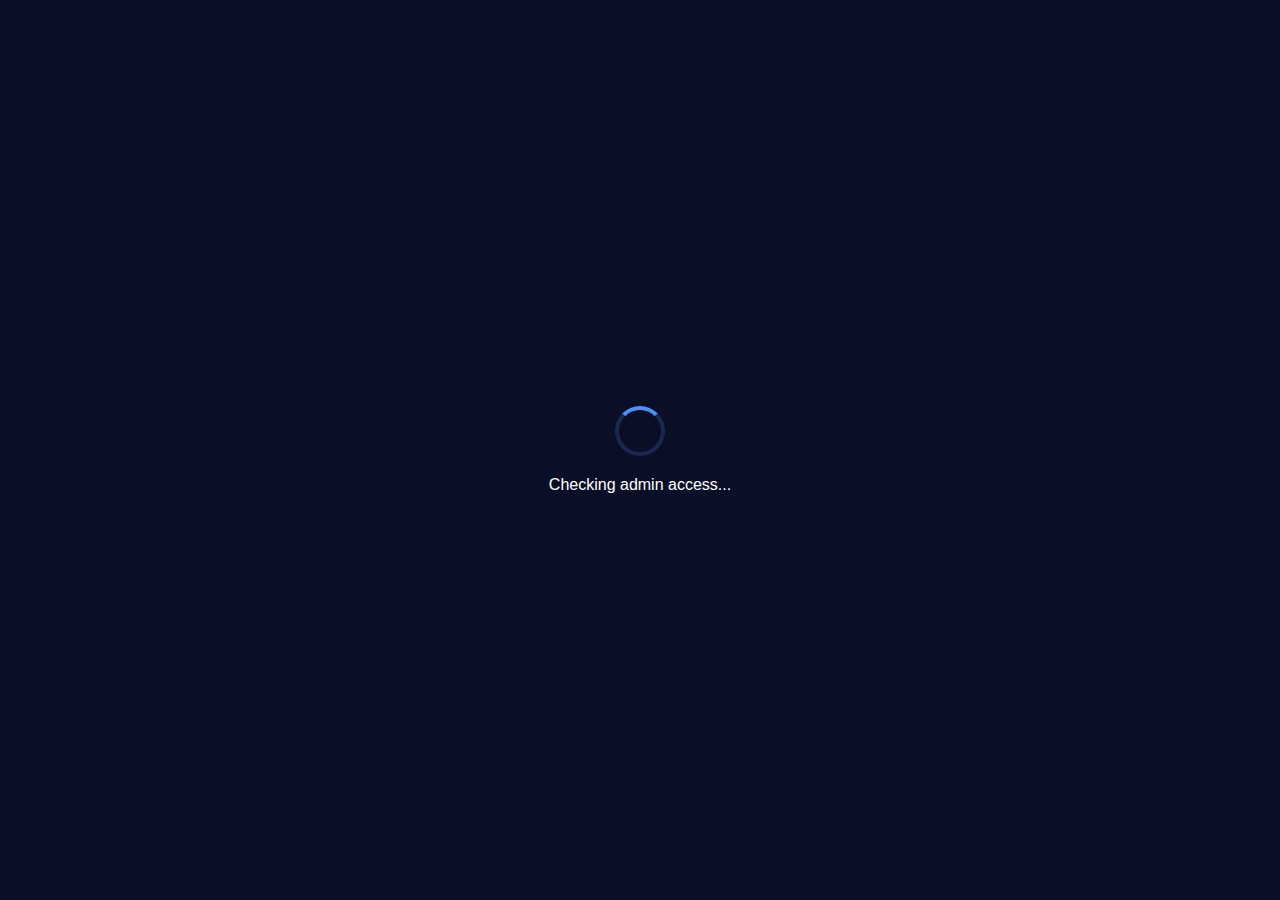
<file: admin.html>
<!DOCTYPE html>
<html lang="en">
<head>
    <meta charset="UTF-8">
    <meta name="viewport" content="width=device-width, initial-scale=1.0">
    <title>Admin Panel - DreamFM</title>
    
    <style>
        * {
            margin: 0;
            padding: 0;
            box-sizing: border-box;
        }

        :root {
            --primary: #4f8ff7;
            --dark: #0a0e27;
            --card: #1a2140;
            --border: rgba(79, 143, 247, 0.2);
            --success: #10b981;
            --danger: #ef4444;
            --warning: #f59e0b;
        }

        body {
            font-family: -apple-system, BlinkMacSystemFont, 'Segoe UI', Roboto, sans-serif;
            background: var(--dark);
            color: white;
        }

        .admin-container {
            display: flex;
            min-height: 100vh;
        }

        /* Sidebar */
        .sidebar {
            width: 250px;
            background: var(--card);
            border-right: 1px solid var(--border);
            padding: 20px;
        }

        .logo {
            font-size: 1.5rem;
            font-weight: 700;
            margin-bottom: 30px;
            color: var(--primary);
        }

        .nav-item {
            padding: 12px 15px;
            margin-bottom: 8px;
            border-radius: 8px;
            cursor: pointer;
            transition: all 0.3s;
            display: flex;
            align-items: center;
            gap: 10px;
        }

        .nav-item:hover, .nav-item.active {
            background: rgba(79, 143, 247, 0.2);
        }

        /* Main Content */
        .main-content {
            flex: 1;
            padding: 30px;
            overflow-y: auto;
        }

        .page {
            display: none;
        }

        .page.active {
            display: block;
        }

        .header {
            display: flex;
            justify-content: space-between;
            align-items: center;
            margin-bottom: 30px;
        }

        .header h1 {
            font-size: 2rem;
        }

        .btn {
            padding: 10px 20px;
            border: none;
            border-radius: 8px;
            cursor: pointer;
            font-weight: 600;
            transition: all 0.3s;
        }

        .btn-primary {
            background: var(--primary);
            color: white;
        }

        .btn-success {
            background: var(--success);
            color: white;
        }

        .btn-danger {
            background: var(--danger);
            color: white;
        }

        .btn:hover {
            opacity: 0.9;
            transform: translateY(-2px);
        }

        /* Cards */
        .stats-grid {
            display: grid;
            grid-template-columns: repeat(auto-fit, minmax(200px, 1fr));
            gap: 20px;
            margin-bottom: 30px;
        }

        .stat-card {
            background: var(--card);
            padding: 20px;
            border-radius: 12px;
            border: 1px solid var(--border);
        }

        .stat-value {
            font-size: 2.5rem;
            font-weight: 700;
            color: var(--primary);
        }

        .stat-label {
            color: rgba(255, 255, 255, 0.6);
            margin-top: 5px;
        }

        /* Forms */
        .form-container {
            background: var(--card);
            padding: 30px;
            border-radius: 12px;
            border: 1px solid var(--border);
            max-width: 800px;
        }

        .form-group {
            margin-bottom: 20px;
        }

        .form-group label {
            display: block;
            margin-bottom: 8px;
            color: rgba(255, 255, 255, 0.8);
            font-weight: 500;
        }

        .form-group input,
        .form-group textarea,
        .form-group select {
            width: 100%;
            padding: 12px;
            background: rgba(255, 255, 255, 0.05);
            border: 1px solid var(--border);
            border-radius: 8px;
            color: white;
            font-size: 1rem;
        }

        .form-group textarea {
            min-height: 100px;
            resize: vertical;
        }

        .form-group input:focus,
        .form-group textarea:focus,
        .form-group select:focus {
            outline: none;
            border-color: var(--primary);
        }

        /* File Upload */
        .upload-area {
            border: 2px dashed var(--border);
            border-radius: 12px;
            padding: 40px;
            text-align: center;
            cursor: pointer;
            transition: all 0.3s;
        }

        .upload-area:hover {
            border-color: var(--primary);
            background: rgba(79, 143, 247, 0.05);
        }

        .upload-area.dragover {
            border-color: var(--primary);
            background: rgba(79, 143, 247, 0.1);
        }

        /* Table */
        .table-container {
            background: var(--card);
            border-radius: 12px;
            border: 1px solid var(--border);
            overflow: hidden;
        }

        table {
            width: 100%;
            border-collapse: collapse;
        }

        th, td {
            padding: 15px;
            text-align: left;
            border-bottom: 1px solid var(--border);
        }

        th {
            background: rgba(79, 143, 247, 0.1);
            font-weight: 600;
        }

        tr:hover {
            background: rgba(255, 255, 255, 0.02);
        }

        /* Progress */
        .progress-bar {
            width: 100%;
            height: 8px;
            background: rgba(255, 255, 255, 0.1);
            border-radius: 4px;
            overflow: hidden;
            margin-top: 10px;
        }

        .progress-fill {
            height: 100%;
            background: var(--primary);
            width: 0%;
            transition: width 0.3s;
        }

        /* Alert */
        .alert {
            padding: 15px 20px;
            border-radius: 8px;
            margin-bottom: 20px;
        }

        .alert-success {
            background: rgba(16, 185, 129, 0.2);
            border: 1px solid var(--success);
            color: var(--success);
        }

        .alert-error {
            background: rgba(239, 68, 68, 0.2);
            border: 1px solid var(--danger);
            color: var(--danger);
        }

        /* Loading */
        .loading {
            display: none;
            text-align: center;
            padding: 40px;
        }

        .spinner {
            width: 50px;
            height: 50px;
            border: 4px solid rgba(79, 143, 247, 0.2);
            border-top-color: var(--primary);
            border-radius: 50%;
            animation: spin 1s linear infinite;
            margin: 0 auto 20px;
        }

        @keyframes spin {
            to { transform: rotate(360deg); }
        }

        /* Mobile */
        @media (max-width: 768px) {
            .admin-container {
                flex-direction: column;
            }

            .sidebar {
                width: 100%;
                border-right: none;
                border-bottom: 1px solid var(--border);
            }

            .stats-grid {
                grid-template-columns: 1fr;
            }
        }
    </style>
</head>
<body>
    <!-- Auth Check -->
    <div id="authCheck" style="position: fixed; top: 0; left: 0; width: 100%; height: 100%; background: #0a0e27; display: flex; align-items: center; justify-content: center; z-index: 9999;">
        <div style="text-align: center;">
            <div class="spinner"></div>
            <p>Checking admin access...</p>
        </div>
    </div>

    <!-- Admin Panel -->
    <div class="admin-container" style="display: none;" id="adminPanel">
        <!-- Sidebar -->
        <div class="sidebar">
            <div class="logo">🎧 DreamFM Admin</div>
            
            <div class="nav-item active" onclick="showPage('dashboard')">
                📊 Dashboard
            </div>
            <div class="nav-item" onclick="showPage('books')">
                📚 Audiobooks
            </div>
            <div class="nav-item" onclick="showPage('upload')">
                ⬆️ Upload New Book
            </div>
            <div class="nav-item" onclick="showPage('chapters')">
                📑 Manage Chapters
            </div>
            <div class="nav-item" onclick="showPage('users')">
                👥 Users
            </div>
            <div class="nav-item" onclick="showPage('analytics')">
                📈 Analytics
            </div>
            <div class="nav-item" onclick="logout()">
                🚪 Logout
            </div>
        </div>

        <!-- Main Content -->
        <div class="main-content">
            <!-- Dashboard Page -->
            <div class="page active" id="dashboard">
                <div class="header">
                    <h1>Dashboard</h1>
                    <span id="adminEmail"></span>
                </div>

                <div class="stats-grid">
                    <div class="stat-card">
                        <div class="stat-value" id="totalBooks">0</div>
                        <div class="stat-label">Total Audiobooks</div>
                    </div>
                    <div class="stat-card">
                        <div class="stat-value" id="totalChapters">0</div>
                        <div class="stat-label">Total Chapters</div>
                    </div>
                    <div class="stat-card">
                        <div class="stat-value" id="totalUsers">0</div>
                        <div class="stat-label">Registered Users</div>
                    </div>
                    <div class="stat-card">
                        <div class="stat-value" id="storageUsed">0 MB</div>
                        <div class="stat-label">Storage Used</div>
                    </div>
                </div>

                <div class="table-container">
                    <h2 style="padding: 20px; border-bottom: 1px solid var(--border);">Recent Activity</h2>
                    <div id="recentActivity" style="padding: 20px;">
                        Loading...
                    </div>
                </div>
            </div>

            <!-- Audiobooks Page -->
            <div class="page" id="books">
                <div class="header">
                    <h1>Audiobooks</h1>
                    <button class="btn btn-primary" onclick="showPage('upload')">+ Add New Book</button>
                </div>

                <div class="table-container">
                    <table>
                        <thead>
                            <tr>
                                <th>Cover</th>
                                <th>Title</th>
                                <th>Author</th>
                                <th>Chapters</th>
                                <th>Status</th>
                                <th>Actions</th>
                            </tr>
                        </thead>
                        <tbody id="booksTable">
                            <tr><td colspan="6" style="text-align: center;">Loading...</td></tr>
                        </tbody>
                    </table>
                </div>
            </div>

            <!-- Upload New Book Page -->
            <div class="page" id="upload">
                <div class="header">
                    <h1>Upload New Audiobook</h1>
                </div>

                <div id="uploadAlert"></div>

                <div class="form-container">
                    <form id="uploadForm">
                        <div class="form-group">
                            <label>Book Title *</label>
                            <input type="text" id="bookTitle" required>
                        </div>

                        <div class="form-group">
                            <label>Author *</label>
                            <input type="text" id="bookAuthor" required>
                        </div>

                        <div class="form-group">
                            <label>Narrator</label>
                            <input type="text" id="bookNarrator">
                        </div>

                        <div class="form-group">
                            <label>Description</label>
                            <textarea id="bookDescription"></textarea>
                        </div>

                        <div class="form-group">
                            <label>Category *</label>
                            <select id="bookCategory" required>
                                <option value="">Select Category</option>
                                <option value="Fiction">Fiction</option>
                                <option value="Romance">Romance</option>
                                <option value="Thriller">Thriller</option>
                                <option value="Horror">Horror</option>
                                <option value="Mystery">Mystery</option>
                                <option value="Business">Business</option>
                                <option value="Self-Help">Self-Help</option>
                            </select>
                        </div>

                        <div class="form-group">
                            <label>Language *</label>
                            <select id="bookLanguage" required>
                                <option value="Hindi">Hindi</option>
                                <option value="English">English</option>
                            </select>
                        </div>

                        <div class="form-group">
                            <label>Audio Slug (URL-friendly name) *</label>
                            <input type="text" id="bookSlug" placeholder="my-robot-gf" required>
                            <small style="color: rgba(255,255,255,0.5);">Lowercase, hyphens only (e.g., my-robot-gf)</small>
                        </div>

                        <div class="form-group">
                            <label>Total Chapters *</label>
                            <input type="number" id="bookChapters" min="1" required>
                        </div>

                        <div class="form-group">
                            <label>Duration (e.g., 3h 45m)</label>
                            <input type="text" id="bookDuration" placeholder="3h 45m">
                        </div>

                        <div class="form-group">
                            <label>Cover Image</label>
                            <div class="upload-area" id="coverUploadArea">
                                <p>📸 Click or drag cover image here</p>
                                <input type="file" id="coverImageInput" accept="image/*" style="display: none;">
                            </div>
                            <div id="coverPreview" style="margin-top: 10px;"></div>
                        </div>

                        <div class="form-group">
                            <label>Audio Files (MP3)</label>
                            <div class="upload-area" id="audioUploadArea">
                                <p>🎵 Click or drag audio files here</p>
                                <p style="font-size: 0.9rem; color: rgba(255,255,255,0.5); margin-top: 10px;">
                                    Name files: chapter-1.mp3, chapter-2.mp3, etc.
                                </p>
                                <input type="file" id="audioFilesInput" accept="audio/*" multiple style="display: none;">
                            </div>
                            <div id="audioFilesList" style="margin-top: 15px;"></div>
                        </div>

                        <div id="uploadProgress" style="display: none;">
                            <p id="uploadStatus">Uploading...</p>
                            <div class="progress-bar">
                                <div class="progress-fill" id="progressFill"></div>
                            </div>
                        </div>

                        <button type="submit" class="btn btn-success" style="width: 100%; margin-top: 20px;">
                            📤 Upload Audiobook
                        </button>
                    </form>
                </div>
            </div>

            <!-- Chapters Management Page -->
            <div class="page" id="chapters">
                <div class="header">
                    <h1>Manage Chapters</h1>
                </div>

                <div class="form-group" style="max-width: 400px; margin-bottom: 20px;">
                    <label>Select Book</label>
                    <select id="chapterBookSelect" onchange="loadChapters(this.value)">
                        <option value="">Choose a book...</option>
                    </select>
                </div>

                <div id="chaptersContent">
                    <p style="text-align: center; color: rgba(255,255,255,0.5);">Select a book to view chapters</p>
                </div>
            </div>

            <!-- Users Page -->
            <div class="page" id="users">
                <div class="header">
                    <h1>Registered Users</h1>
                </div>

                <div class="table-container">
                    <table>
                        <thead>
                            <tr>
                                <th>Email</th>
                                <th>Name</th>
                                <th>Joined</th>
                                <th>Status</th>
                                <th>Actions</th>
                            </tr>
                        </thead>
                        <tbody id="usersTable">
                            <tr><td colspan="5" style="text-align: center;">Loading...</td></tr>
                        </tbody>
                    </table>
                </div>
            </div>

            <!-- Analytics Page -->
            <div class="page" id="analytics">
                <div class="header">
                    <h1>Analytics</h1>
                </div>

                <div class="stats-grid">
                    <div class="stat-card">
                        <div class="stat-value" id="todayUsers">0</div>
                        <div class="stat-label">Today's Users</div>
                    </div>
                    <div class="stat-card">
                        <div class="stat-value" id="totalPlays">0</div>
                        <div class="stat-label">Total Plays</div>
                    </div>
                    <div class="stat-card">
                        <div class="stat-value" id="avgListenTime">0h</div>
                        <div class="stat-label">Avg Listen Time</div>
                    </div>
                    <div class="stat-card">
                        <div class="stat-value" id="popularBook">-</div>
                        <div class="stat-label">Most Popular</div>
                    </div>
                </div>

                <div class="table-container">
                    <h2 style="padding: 20px; border-bottom: 1px solid var(--border);">Top Books</h2>
                    <div id="topBooks" style="padding: 20px;">
                        Loading analytics...
                    </div>
                </div>
            </div>
        </div>
    </div>

    <!-- Firebase -->
    <script src="https://www.gstatic.com/firebasejs/10.7.1/firebase-app-compat.js"></script>
    <script src="https://www.gstatic.com/firebasejs/10.7.1/firebase-auth-compat.js"></script>
    <script src="https://www.gstatic.com/firebasejs/10.7.1/firebase-firestore-compat.js"></script>
    <script src="https://www.gstatic.com/firebasejs/10.7.1/firebase-storage-compat.js"></script>
    
    <script src="admin.js"></script>
</body>
</html>
</file>
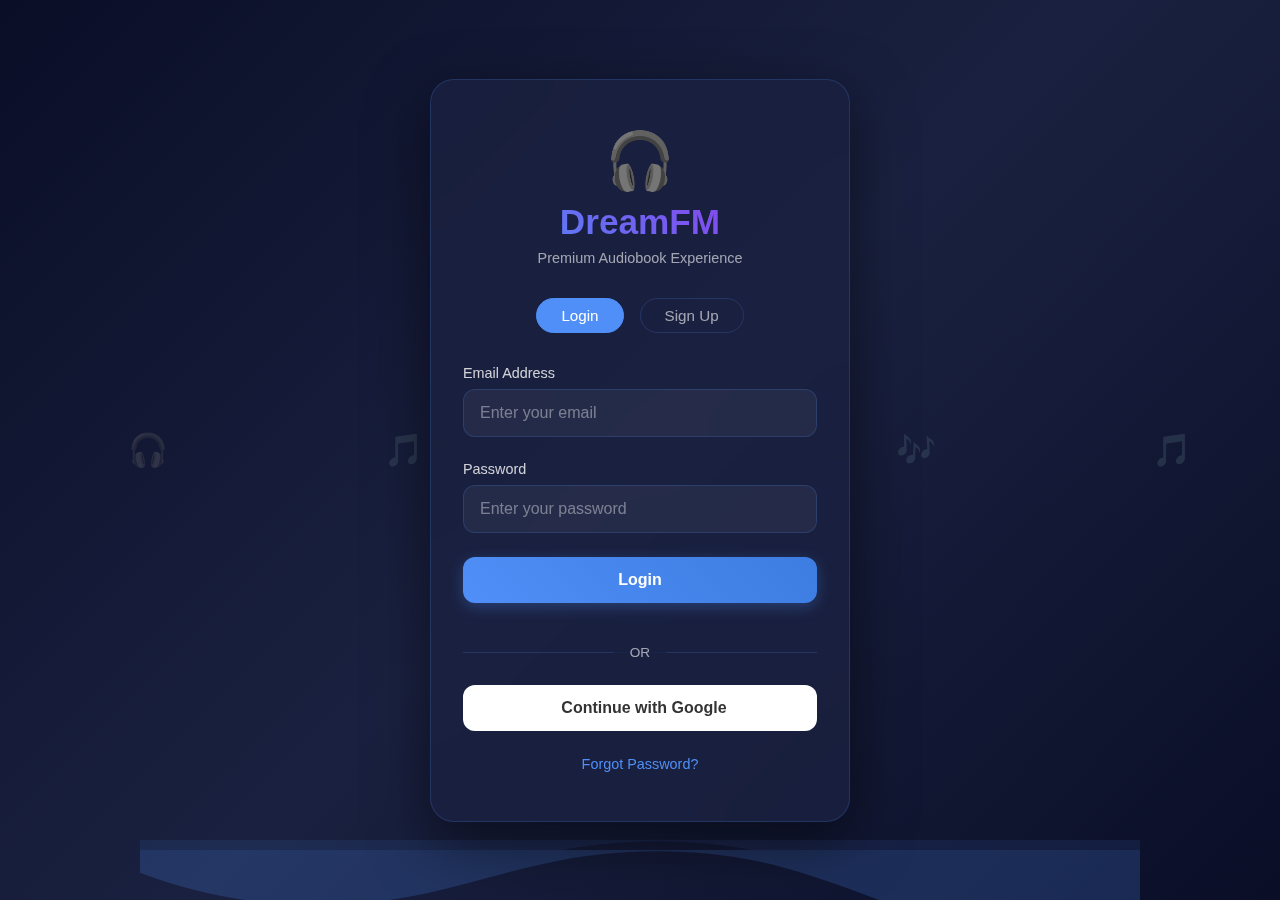
<file: login.html>
<!DOCTYPE html>
<html lang="en">
<head>
    <meta charset="UTF-8">
    <meta name="viewport" content="width=device-width, initial-scale=1.0">
    <title>Login - DreamFM</title>
    
    <!-- Google Fonts -->
    <link href="https://fonts.googleapis.com/css2?family=Poppins:wght@300;400;600;700&display=swap" rel="stylesheet">
    
    <!-- Font Awesome -->
    <link rel="stylesheet" href="https://cdnjs.cloudflare.com/ajax/libs/font-awesome/6.4.0/css/all.min.css">
    
    <style>
        * {
            margin: 0;
            padding: 0;
            box-sizing: border-box;
        }

        :root {
            --primary: #4f8ff7;
            --secondary: #3d7ce0;
            --dark: #0a0e27;
            --glass-bg: rgba(26, 33, 64, 0.8);
            --glass-border: rgba(79, 143, 247, 0.2);
        }

        body {
            font-family: 'Poppins', sans-serif;
            min-height: 100vh;
            background: linear-gradient(135deg, #0a0e27 0%, #1a2140 50%, #0a0e27 100%);
            color: white;
            display: flex;
            align-items: center;
            justify-content: center;
            overflow: hidden;
            position: relative;
        }

        /* Animated Background */
        .waves {
            position: fixed;
            width: 100%;
            height: 100%;
            top: 0;
            left: 0;
            opacity: 0.2;
        }

        .wave {
            position: absolute;
            bottom: -150px;
            left: 0;
            width: 200%;
            height: 200px;
            background: url('data:image/svg+xml,<svg xmlns="http://www.w3.org/2000/svg" viewBox="0 0 1200 120"><path fill="%234f8ff7" d="M321.39,56.44c58-10.79,114.16-30.13,172-41.86,82.39-16.72,168.19-17.73,250.45-.39C823.78,31,906.67,72,985.66,92.83c70.05,18.48,146.53,26.09,214.34,3V0H0V27.35A600.21,600.21,0,0,0,321.39,56.44Z"></path></svg>');
            background-size: 50% 100px;
            animation: wave 10s linear infinite;
        }

        .wave:nth-child(2) {
            bottom: -140px;
            animation-duration: 15s;
            opacity: 0.5;
        }

        @keyframes wave {
            0% { background-position-x: 0; }
            100% { background-position-x: 100%; }
        }

        /* Music Notes */
        .music-note {
            position: absolute;
            font-size: 2rem;
            color: rgba(79, 143, 247, 0.3);
            animation: float-up 12s linear infinite;
        }

        @keyframes float-up {
            0% {
                transform: translateY(100vh) rotate(0deg);
                opacity: 0;
            }
            10% { opacity: 1; }
            90% { opacity: 1; }
            100% {
                transform: translateY(-100vh) rotate(360deg);
                opacity: 0;
            }
        }

        /* Login Container */
        .login-container {
            width: 90%;
            max-width: 420px;
            z-index: 10;
        }

        .glass-card {
            background: var(--glass-bg);
            backdrop-filter: blur(20px);
            border: 1px solid var(--glass-border);
            border-radius: 24px;
            padding: 3rem 2rem;
            box-shadow: 0 20px 60px rgba(0, 0, 0, 0.5);
            animation: slideUp 0.6s ease-out;
        }

        @keyframes slideUp {
            from {
                opacity: 0;
                transform: translateY(30px);
            }
            to {
                opacity: 1;
                transform: translateY(0);
            }
        }

        .logo-section {
            text-align: center;
            margin-bottom: 2rem;
        }

        .logo {
            font-size: 3.5rem;
            margin-bottom: 0.5rem;
            animation: pulse 2s infinite;
        }

        @keyframes pulse {
            0%, 100% { transform: scale(1); }
            50% { transform: scale(1.05); }
        }

        .logo-text {
            font-size: 2.2rem;
            font-weight: 700;
            background: linear-gradient(45deg, var(--primary), #9333ea);
            -webkit-background-clip: text;
            -webkit-text-fill-color: transparent;
            background-clip: text;
        }

        .tagline {
            font-size: 0.9rem;
            color: rgba(255, 255, 255, 0.6);
            margin-top: 0.5rem;
        }

        /* Toggle */
        .toggle-container {
            display: flex;
            justify-content: center;
            gap: 1rem;
            margin-bottom: 2rem;
        }

        .toggle-btn {
            padding: 0.5rem 1.5rem;
            background: transparent;
            border: 1px solid var(--glass-border);
            border-radius: 25px;
            color: rgba(255, 255, 255, 0.6);
            cursor: pointer;
            transition: all 0.3s ease;
            font-size: 0.95rem;
        }

        .toggle-btn.active {
            background: var(--primary);
            color: white;
            border-color: var(--primary);
        }

        /* Form */
        .form-group {
            margin-bottom: 1.5rem;
        }

        .form-group label {
            display: block;
            margin-bottom: 0.5rem;
            color: rgba(255, 255, 255, 0.8);
            font-size: 0.9rem;
        }

        .form-group input {
            width: 100%;
            padding: 0.875rem 1rem;
            background: rgba(255, 255, 255, 0.05);
            border: 1px solid var(--glass-border);
            border-radius: 12px;
            color: white;
            font-size: 1rem;
            transition: all 0.3s ease;
        }

        .form-group input:focus {
            outline: none;
            border-color: var(--primary);
            background: rgba(255, 255, 255, 0.08);
            box-shadow: 0 0 20px rgba(79, 143, 247, 0.3);
        }

        .form-group input::placeholder {
            color: rgba(255, 255, 255, 0.4);
        }

        /* Buttons */
        .btn {
            width: 100%;
            padding: 0.875rem;
            border: none;
            border-radius: 12px;
            font-weight: 600;
            font-size: 1rem;
            cursor: pointer;
            transition: all 0.3s ease;
            position: relative;
        }

        .btn-primary {
            background: linear-gradient(45deg, var(--primary), var(--secondary));
            color: white;
            margin-bottom: 1rem;
            box-shadow: 0 4px 15px rgba(79, 143, 247, 0.3);
        }

        .btn-primary:hover {
            transform: translateY(-2px);
            box-shadow: 0 6px 20px rgba(79, 143, 247, 0.4);
        }

        .btn-google {
            background: white;
            color: #333;
            display: flex;
            align-items: center;
            justify-content: center;
            gap: 0.5rem;
        }

        .btn-google:hover {
            background: #f5f5f5;
            transform: translateY(-2px);
        }

        .divider {
            text-align: center;
            margin: 1.5rem 0;
            position: relative;
        }

        .divider::before {
            content: '';
            position: absolute;
            top: 50%;
            left: 0;
            right: 0;
            height: 1px;
            background: var(--glass-border);
        }

        .divider span {
            background: var(--glass-bg);
            padding: 0 1rem;
            position: relative;
            color: rgba(255, 255, 255, 0.6);
            font-size: 0.85rem;
        }

        .links {
            text-align: center;
            margin-top: 1.5rem;
        }

        .links a {
            color: var(--primary);
            text-decoration: none;
            font-size: 0.9rem;
            cursor: pointer;
            transition: opacity 0.3s;
        }

        .links a:hover {
            opacity: 0.8;
        }

        /* Messages */
        .error-message, .success-message {
            padding: 0.75rem;
            border-radius: 10px;
            margin-bottom: 1rem;
            display: none;
            font-size: 0.9rem;
        }

        .error-message {
            background: rgba(239, 68, 68, 0.2);
            border: 1px solid rgba(239, 68, 68, 0.5);
            color: #fca5a5;
        }

        .success-message {
            background: rgba(16, 185, 129, 0.2);
            border: 1px solid rgba(16, 185, 129, 0.5);
            color: #6ee7b7;
        }

        /* Loading */
        .spinner {
            display: none;
            width: 20px;
            height: 20px;
            border: 2px solid rgba(255, 255, 255, 0.3);
            border-top-color: white;
            border-radius: 50%;
            animation: spin 1s linear infinite;
            margin: 0 auto;
        }

        @keyframes spin {
            to { transform: rotate(360deg); }
        }

        @media (max-width: 480px) {
            .glass-card {
                padding: 2rem 1.5rem;
            }
        }
    </style>
</head>
<body>
    <!-- Waves -->
    <div class="waves">
        <div class="wave"></div>
        <div class="wave"></div>
    </div>

    <!-- Music Notes -->
    <div class="music-note" style="left: 10%; animation-delay: 0s;">🎧</div>
    <div class="music-note" style="left: 30%; animation-delay: 3s;">🎵</div>
    <div class="music-note" style="left: 50%; animation-delay: 6s;">🎧</div>
    <div class="music-note" style="left: 70%; animation-delay: 9s;">🎶</div>
    <div class="music-note" style="left: 90%; animation-delay: 12s;">🎵</div>

    <!-- Login Container -->
    <div class="login-container">
        <div class="glass-card">
            <!-- Logo -->
            <div class="logo-section">
                <div class="logo">🎧</div>
                <h1 class="logo-text">DreamFM</h1>
                <p class="tagline">Premium Audiobook Experience</p>
            </div>

            <!-- Toggle -->
            <div class="toggle-container">
                <button class="toggle-btn active" id="loginToggle" onclick="toggleMode('login')">Login</button>
                <button class="toggle-btn" id="signupToggle" onclick="toggleMode('signup')">Sign Up</button>
            </div>

            <!-- Messages -->
            <div class="error-message" id="errorMessage"></div>
            <div class="success-message" id="successMessage"></div>

            <!-- Form -->
            <form id="authForm">
                <div class="form-group">
                    <label for="email">Email Address</label>
                    <input type="email" id="email" placeholder="Enter your email" required>
                </div>

                <div class="form-group">
                    <label for="password">Password</label>
                    <input type="password" id="password" placeholder="Enter your password" required>
                </div>

                <div class="form-group" id="confirmPasswordGroup" style="display: none;">
                    <label for="confirmPassword">Confirm Password</label>
                    <input type="password" id="confirmPassword" placeholder="Confirm your password">
                </div>

                <button type="submit" class="btn btn-primary">
                    <span id="btnText">Login</span>
                    <div class="spinner" id="spinner"></div>
                </button>
            </form>

            <div class="divider">
                <span>OR</span>
            </div>

            <button class="btn btn-google" onclick="googleLogin()">
                <i class="fab fa-google"></i>
                Continue with Google
            </button>

            <div class="links">
                <a onclick="forgotPassword()">Forgot Password?</a>
            </div>
        </div>
    </div>

    <!-- Firebase SDK -->
    <script type="module">
        import { initializeApp } from 'https://www.gstatic.com/firebasejs/10.7.1/firebase-app.js';
        import { getAuth, createUserWithEmailAndPassword, signInWithEmailAndPassword, GoogleAuthProvider, signInWithPopup, sendPasswordResetEmail, onAuthStateChanged } from 'https://www.gstatic.com/firebasejs/10.7.1/firebase-auth.js';

        // DreamFM Firebase Config
        const firebaseConfig = {
            apiKey: "AIzaSyAxXvJt6m-IK2G_EstbvYQZBj5wMBaqFeM",
            authDomain: "dreamfm-a6694.firebaseapp.com",
            projectId: "dreamfm-a6694",
            storageBucket: "dreamfm-a6694.firebasestorage.app",
            messagingSenderId: "634304814330",
            appId: "1:634304814330:web:e4fd0cd5e36276c37d3d43",
            measurementId: "G-EDGXSEEMHL"
        };

        const app = initializeApp(firebaseConfig);
        const auth = getAuth(app);
        const googleProvider = new GoogleAuthProvider();

        // Check if already logged in
        onAuthStateChanged(auth, (user) => {
            if (user) {
                console.log('✅ User already logged in:', user.email);
                localStorage.setItem('isLoggedIn', 'true');
                localStorage.setItem('userEmail', user.email);
                localStorage.setItem('userId', user.uid);
                localStorage.setItem('userName', user.displayName || user.email.split('@')[0]);
                window.location.href = 'index.html';
            }
        });

        let isLoginMode = true;

        // Toggle Mode
        window.toggleMode = function(mode) {
            isLoginMode = mode === 'login';
            document.getElementById('loginToggle').classList.toggle('active', isLoginMode);
            document.getElementById('signupToggle').classList.toggle('active', !isLoginMode);
            document.getElementById('btnText').textContent = isLoginMode ? 'Login' : 'Sign Up';
            document.getElementById('confirmPasswordGroup').style.display = isLoginMode ? 'none' : 'block';
            hideMessages();
        }

        // Form Submit
        document.getElementById('authForm').addEventListener('submit', async (e) => {
            e.preventDefault();
            
            const email = document.getElementById('email').value;
            const password = document.getElementById('password').value;
            const confirmPassword = document.getElementById('confirmPassword').value;
            
            hideMessages();
            
            if (!isLoginMode && password !== confirmPassword) {
                showError('Passwords do not match!');
                return;
            }

            if (password.length < 6) {
                showError('Password should be at least 6 characters!');
                return;
            }
            
            showLoading(true);
            
            try {
                if (isLoginMode) {
                    const userCredential = await signInWithEmailAndPassword(auth, email, password);
                    const user = userCredential.user;
                    
                    console.log('✅ Login successful:', user.email);
                    showSuccess('Login successful! Redirecting...');
                    
                    localStorage.setItem('isLoggedIn', 'true');
                    localStorage.setItem('userEmail', user.email);
                    localStorage.setItem('userId', user.uid);
                    localStorage.setItem('userName', user.displayName || user.email.split('@')[0]);
                    
                    setTimeout(() => {
                        window.location.href = 'index.html';
                    }, 1000);
                    
                } else {
                    const userCredential = await createUserWithEmailAndPassword(auth, email, password);
                    const user = userCredential.user;
                    
                    console.log('✅ Signup successful:', user.email);
                    showSuccess('Account created! Redirecting...');
                    
                    localStorage.setItem('isLoggedIn', 'true');
                    localStorage.setItem('userEmail', user.email);
                    localStorage.setItem('userId', user.uid);
                    localStorage.setItem('userName', user.email.split('@')[0]);
                    
                    setTimeout(() => {
                        window.location.href = 'index.html';
                    }, 1000);
                }
                
            } catch (error) {
                console.error('❌ Auth error:', error);
                
                let errorMessage = 'An error occurred. Please try again.';
                
                switch (error.code) {
                    case 'auth/user-not-found':
                        errorMessage = 'No account found with this email.';
                        break;
                    case 'auth/wrong-password':
                        errorMessage = 'Incorrect password.';
                        break;
                    case 'auth/email-already-in-use':
                        errorMessage = 'Email is already registered.';
                        break;
                    case 'auth/weak-password':
                        errorMessage = 'Password is too weak.';
                        break;
                    case 'auth/invalid-email':
                        errorMessage = 'Invalid email address.';
                        break;
                    case 'auth/invalid-credential':
                        errorMessage = 'Invalid login credentials.';
                        break;
                }
                
                showError(errorMessage);
            }
            
            showLoading(false);
        });

        // Google Login
        window.googleLogin = async function() {
            showLoading(true);
            
            try {
                const result = await signInWithPopup(auth, googleProvider);
                const user = result.user;
                
                console.log('✅ Google login successful:', user.email);
                showSuccess('Google login successful! Redirecting...');
                
                localStorage.setItem('isLoggedIn', 'true');
                localStorage.setItem('userEmail', user.email);
                localStorage.setItem('userId', user.uid);
                localStorage.setItem('userName', user.displayName || user.email.split('@')[0]);
                localStorage.setItem('userPhoto', user.photoURL || '');
                
                setTimeout(() => {
                    window.location.href = 'index.html';
                }, 1000);
                
            } catch (error) {
                console.error('❌ Google auth error:', error);
                showError('Google login failed. Please try again.');
            }
            
            showLoading(false);
        }

        // Forgot Password
        window.forgotPassword = async function() {
            const email = document.getElementById('email').value;
            if (!email) {
                showError('Please enter your email first');
                return;
            }
            
            showLoading(true);
            
            try {
                await sendPasswordResetEmail(auth, email);
                showSuccess('Password reset link sent to your email!');
            } catch (error) {
                console.error('Password reset error:', error);
                showError('Failed to send reset email. Please check your email address.');
            }
            
            showLoading(false);
        }

        function showError(message) {
            const errorDiv = document.getElementById('errorMessage');
            errorDiv.textContent = message;
            errorDiv.style.display = 'block';
        }

        function showSuccess(message) {
            const successDiv = document.getElementById('successMessage');
            successDiv.textContent = message;
            successDiv.style.display = 'block';
        }

        function hideMessages() {
            document.getElementById('errorMessage').style.display = 'none';
            document.getElementById('successMessage').style.display = 'none';
        }

        function showLoading(show) {
            document.getElementById('spinner').style.display = show ? 'block' : 'none';
            document.getElementById('btnText').style.display = show ? 'none' : 'inline';
        }
    </script>
</body>
</html>
</file>
